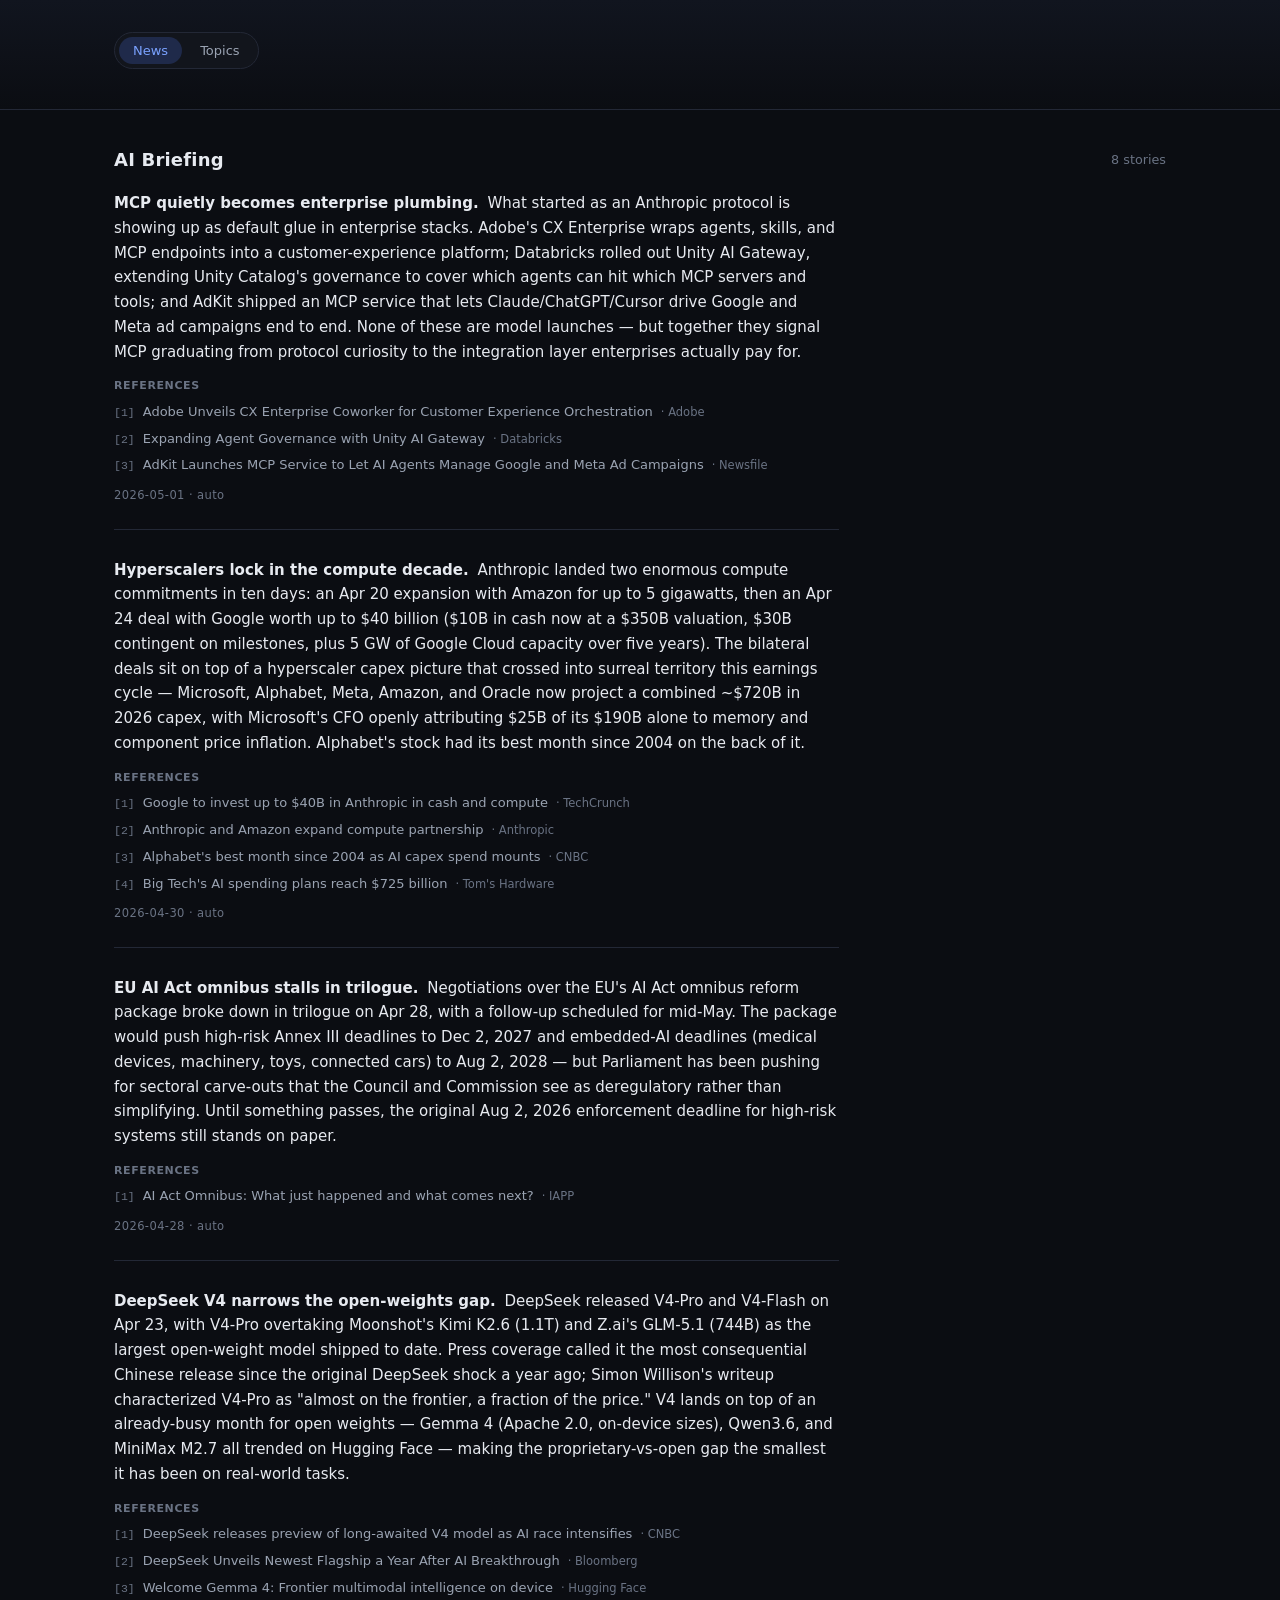
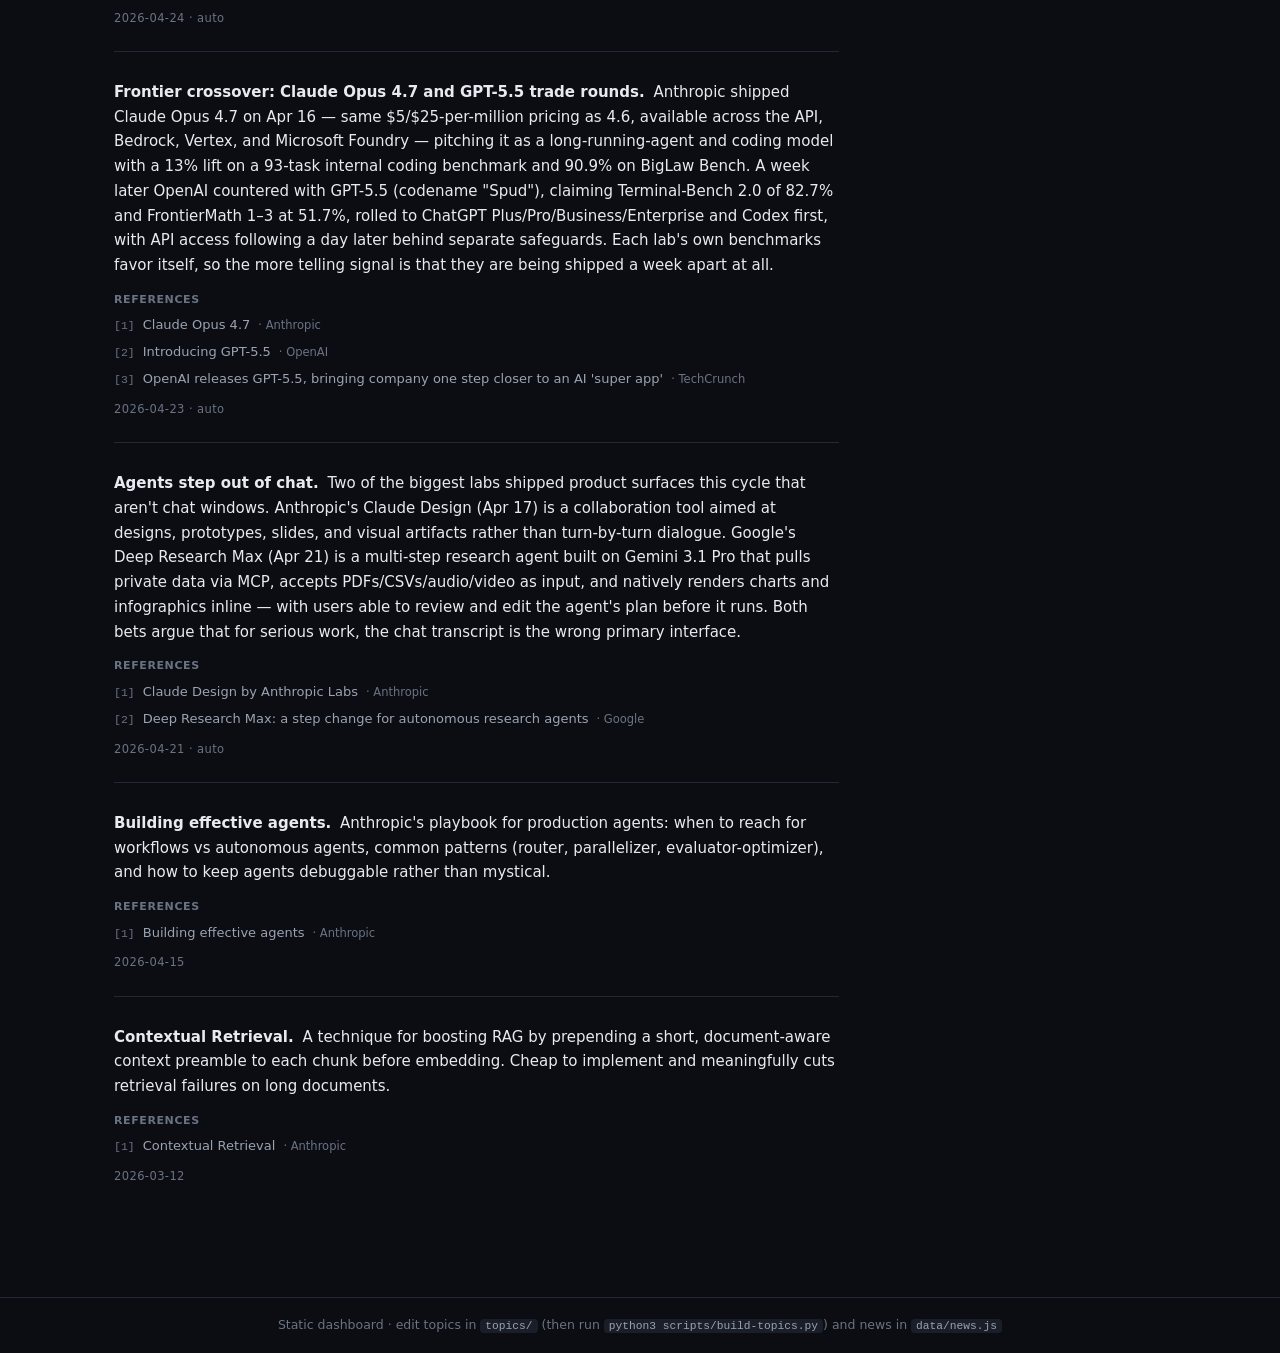
<file: index.html>
<!DOCTYPE html>
<html lang="en">
<head>
  <meta charset="UTF-8" />
  <meta name="viewport" content="width=device-width, initial-scale=1.0" />
  <title>AI Program — Personal Dashboard</title>
  <link rel="stylesheet" href="assets/styles.css" />
</head>
<body>
  <header class="hero">
    <div class="hero-inner">
      <div class="hero-top">
        <nav class="nav" id="nav">
          <button class="nav-tab active" data-view="news">News</button>
          <button class="nav-tab" data-view="topics">Topics</button>
        </nav>
      </div>
    </div>
  </header>

  <main>
    <section class="section view" data-view="news">
      <div class="section-head">
        <h2>AI Briefing</h2>
        <span class="muted" id="news-count"></span>
      </div>
      <div class="news" id="news"></div>
    </section>

    <section class="section view hidden full-bleed" data-view="topics">
      <div class="topics-layout">
        <aside class="topics-sidebar">
          <div class="topics-sidebar-head">
            <h2>Topics</h2>
            <span class="muted" id="topics-count"></span>
          </div>
          <nav id="topics-tree" class="topics-tree"></nav>
        </aside>
        <main class="topics-main">
          <div id="topics-content" class="topics-content"></div>
        </main>
      </div>
    </section>
  </main>

  <footer class="foot">
    <span>Static dashboard · edit topics in <code>topics/</code> (then run <code>python3 scripts/build-topics.py</code>) and news in <code>data/news.js</code></span>
  </footer>

  <script src="data/topics.js"></script>
  <script src="data/news.js"></script>
  <script src="assets/util.js"></script>
  <script src="assets/topics.js"></script>
  <script src="assets/briefing.js"></script>
  <script src="assets/app.js"></script>
</body>
</html>
</file>
<file: assets/styles.css>
:root {
  --bg: #0b0d12;
  --bg-elev: #12151c;
  --bg-elev-2: #1a1e28;
  --border: #232836;
  --text: #e7eaf0;
  --text-dim: #9aa3b2;
  --muted: #6a7384;
  --accent: #7aa2ff;
  --accent-soft: #1f2a4a;
  --radius: 10px;
  --font: ui-sans-serif, system-ui, -apple-system, "Segoe UI", Roboto, "Helvetica Neue", Arial, sans-serif;
  --mono: ui-monospace, SFMono-Regular, "SF Mono", Menlo, monospace;
}

* { box-sizing: border-box; }

html, body {
  margin: 0;
  padding: 0;
  background: var(--bg);
  color: var(--text);
  font-family: var(--font);
  font-size: 15px;
  line-height: 1.5;
  -webkit-font-smoothing: antialiased;
}

a { color: var(--accent); text-decoration: none; }
a:hover { text-decoration: underline; }

code {
  font-family: var(--mono);
  font-size: 0.9em;
  background: var(--bg-elev-2);
  padding: 1px 5px;
  border-radius: 4px;
  color: var(--text-dim);
}

.muted {
  color: var(--muted);
  font-size: 0.85em;
}

.hidden { display: none !important; }

/* Hero */
.hero {
  border-bottom: 1px solid var(--border);
  background: linear-gradient(180deg, #11151f 0%, var(--bg) 100%);
}
.hero-inner {
  max-width: 1100px;
  margin: 0 auto;
  padding: 32px 24px 40px;
}
.hero-top {
  display: flex;
  align-items: center;
  justify-content: space-between;
  gap: 16px;
  flex-wrap: wrap;
}
.nav {
  display: flex;
  gap: 4px;
  background: var(--bg-elev);
  border: 1px solid var(--border);
  border-radius: 999px;
  padding: 4px;
}
.nav-tab {
  background: transparent;
  border: none;
  color: var(--text-dim);
  font-family: inherit;
  font-size: 13px;
  font-weight: 500;
  padding: 6px 14px;
  border-radius: 999px;
  cursor: pointer;
  transition: all 0.12s ease;
}
.nav-tab:hover { color: var(--text); }
.nav-tab.active {
  background: var(--accent-soft);
  color: var(--accent);
}

/* Main / sections */
main {
  max-width: 1100px;
  margin: 0 auto;
  padding: 36px 24px 64px;
}
.section { margin-bottom: 48px; }
.section-head {
  display: flex;
  align-items: center;
  justify-content: space-between;
  gap: 16px;
  margin-bottom: 18px;
  flex-wrap: wrap;
}
.section-head h2 {
  margin: 0;
  font-size: 18px;
  font-weight: 600;
  letter-spacing: 0.2px;
}

/* News — synthesized briefing */
.news {
  display: flex;
  flex-direction: column;
  gap: 28px;
  max-width: 76ch;
}
.story {
  display: flex;
  flex-direction: column;
  gap: 10px;
  padding: 0 0 24px;
  border-bottom: 1px solid var(--border);
}
.story:last-child {
  border-bottom: none;
  padding-bottom: 0;
}
.story-prose {
  margin: 0;
  font-size: 15px;
  line-height: 1.65;
  color: var(--text);
}
.story-headline {
  color: var(--text);
  font-weight: 700;
  margin-right: 4px;
}
.story-refs {
  display: flex;
  flex-direction: column;
  gap: 6px;
  margin-top: 4px;
}
.story-refs-label {
  font-size: 11px;
  font-weight: 600;
  letter-spacing: 0.6px;
  text-transform: uppercase;
  color: var(--muted);
}
.story-refs-list {
  margin: 0;
  padding: 0;
  list-style: none;
  display: flex;
  flex-direction: column;
  gap: 4px;
  counter-reset: ref;
}
.story-ref {
  counter-increment: ref;
  font-size: 13px;
  line-height: 1.45;
}
.story-ref a {
  display: inline-flex;
  align-items: baseline;
  gap: 8px;
  color: var(--text-dim);
  padding: 2px 0;
}
.story-ref a::before {
  content: "[" counter(ref) "]";
  color: var(--muted);
  font-family: var(--mono);
  font-size: 11.5px;
  flex-shrink: 0;
}
.story-ref a:hover {
  color: var(--accent);
  text-decoration: none;
}
.story-ref a:hover .ref-title { text-decoration: underline; }
.ref-title { color: inherit; }
.ref-source {
  color: var(--muted);
  font-size: 11.5px;
  white-space: nowrap;
}
.ref-source::before { content: "· "; }
.story-meta {
  font-size: 11.5px;
  color: var(--muted);
  letter-spacing: 0.4px;
}
.story-note {
  font-size: 12.5px;
  font-style: italic;
  color: var(--muted);
}

.empty {
  color: var(--muted);
  text-align: center;
  padding: 32px;
  background: var(--bg-elev);
  border: 1px dashed var(--border);
  border-radius: var(--radius);
}

/* Topics — KB sidebar + content */
.full-bleed { margin-bottom: 0; }
body.view-topics main {
  max-width: none;
  padding: 0;
}
body.view-topics .foot { display: none; }

.topics-layout {
  display: grid;
  grid-template-columns: 280px 1fr;
  min-height: calc(100vh - 86px);
  border-top: 1px solid var(--border);
}
.topics-sidebar {
  border-right: 1px solid var(--border);
  background: var(--bg-elev);
  overflow-y: auto;
  position: sticky;
  top: 0;
  align-self: start;
  max-height: calc(100vh - 86px);
}
.topics-sidebar-head {
  padding: 16px 18px 12px;
  border-bottom: 1px solid var(--border);
  position: sticky;
  top: 0;
  background: var(--bg-elev);
  z-index: 1;
}
.topics-sidebar-head h2 {
  margin: 0;
  font-size: 13px;
  font-weight: 600;
  letter-spacing: 0.6px;
  text-transform: uppercase;
  color: var(--text-dim);
}
.topics-tree {
  padding: 6px 0 24px;
  font-size: 13px;
}

/* Tree rows: folders and files share .tree-row; nesting comes from .tree-children padding */
.tree-row {
  display: flex;
  align-items: center;
  gap: 6px;
  padding: 4px 12px 4px 6px;
  background: transparent;
  border: none;
  color: var(--text-dim);
  font: inherit;
  text-align: left;
  width: 100%;
  cursor: pointer;
  border-radius: 4px;
  white-space: nowrap;
  text-decoration: none;
  transition: background 0.08s ease, color 0.08s ease;
}
.tree-row:hover {
  background: var(--bg-elev-2);
  color: var(--text);
  text-decoration: none;
}
a.tree-file.active {
  background: var(--accent-soft);
  color: var(--accent);
}

.tree-chev {
  width: 14px;
  height: 14px;
  flex-shrink: 0;
  display: inline-flex;
  align-items: center;
  justify-content: center;
  color: var(--muted);
  transition: transform 0.12s ease;
}
.tree-chev.open { transform: rotate(90deg); }
.tree-chev-spacer { visibility: hidden; }
.tree-chev svg { width: 100%; height: 100%; display: block; }

.tree-icon {
  width: 16px;
  height: 16px;
  flex-shrink: 0;
  display: inline-flex;
  align-items: center;
  justify-content: center;
}
.tree-icon svg { width: 100%; height: 100%; display: block; }
.tree-icon-folder { color: #8aa3d6; }
.tree-icon-file { color: var(--muted); }
a.tree-file.active .tree-icon-file { color: var(--accent); }

.tree-label {
  flex: 1;
  overflow: hidden;
  text-overflow: ellipsis;
  font-size: 13px;
}

.tree-children { padding-left: 14px; }

.topics-main {
  overflow-y: auto;
  max-height: calc(100vh - 86px);
}
.topics-content {
  max-width: 76ch;
  margin: 0 auto;
  padding: 36px 40px 80px;
}
.topics-placeholder {
  color: var(--muted);
  font-size: 14px;
  padding: 40px;
  text-align: center;
}

.topic-meta {
  display: flex;
  gap: 10px;
  align-items: center;
  margin-bottom: 12px;
  font-size: 11.5px;
  color: var(--muted);
  letter-spacing: 0.4px;
  text-transform: uppercase;
}
.topic-category { font-weight: 600; color: var(--text-dim); }
.topic-date { font-family: var(--mono); }

.topic-page h1 {
  margin: 0 0 18px;
  font-size: 26px;
  font-weight: 700;
  line-height: 1.25;
  letter-spacing: -0.2px;
}
.topic-page h2 {
  margin: 32px 0 12px;
  font-size: 13px;
  font-weight: 600;
  letter-spacing: 0.7px;
  text-transform: uppercase;
  color: var(--text-dim);
  border-bottom: 1px solid var(--border);
  padding-bottom: 6px;
}
.topic-page p {
  margin: 0 0 16px;
  line-height: 1.7;
  color: var(--text);
}
.topic-page ul {
  margin: 0 0 16px;
  padding-left: 18px;
  display: flex;
  flex-direction: column;
  gap: 6px;
}
.topic-page li {
  font-size: 14px;
  line-height: 1.5;
  color: var(--text-dim);
}
.topic-page li a { color: var(--accent); }
.topic-page strong { color: var(--text); }
.topic-page em { color: var(--text-dim); font-style: italic; }
.topic-page code { font-size: 0.88em; }

/* Footer */
.foot {
  border-top: 1px solid var(--border);
  padding: 18px 24px;
  text-align: center;
  color: var(--muted);
  font-size: 12.5px;
}

@media (max-width: 720px) {
  .topics-layout { grid-template-columns: 1fr; }
  .topics-sidebar {
    position: static;
    max-height: none;
    border-right: none;
    border-bottom: 1px solid var(--border);
  }
  .topics-content { padding: 24px 20px 60px; }
}

@media (max-width: 600px) {
  .hero-inner { padding: 36px 20px 28px; }
  main { padding: 28px 20px 48px; }
}
</file>
